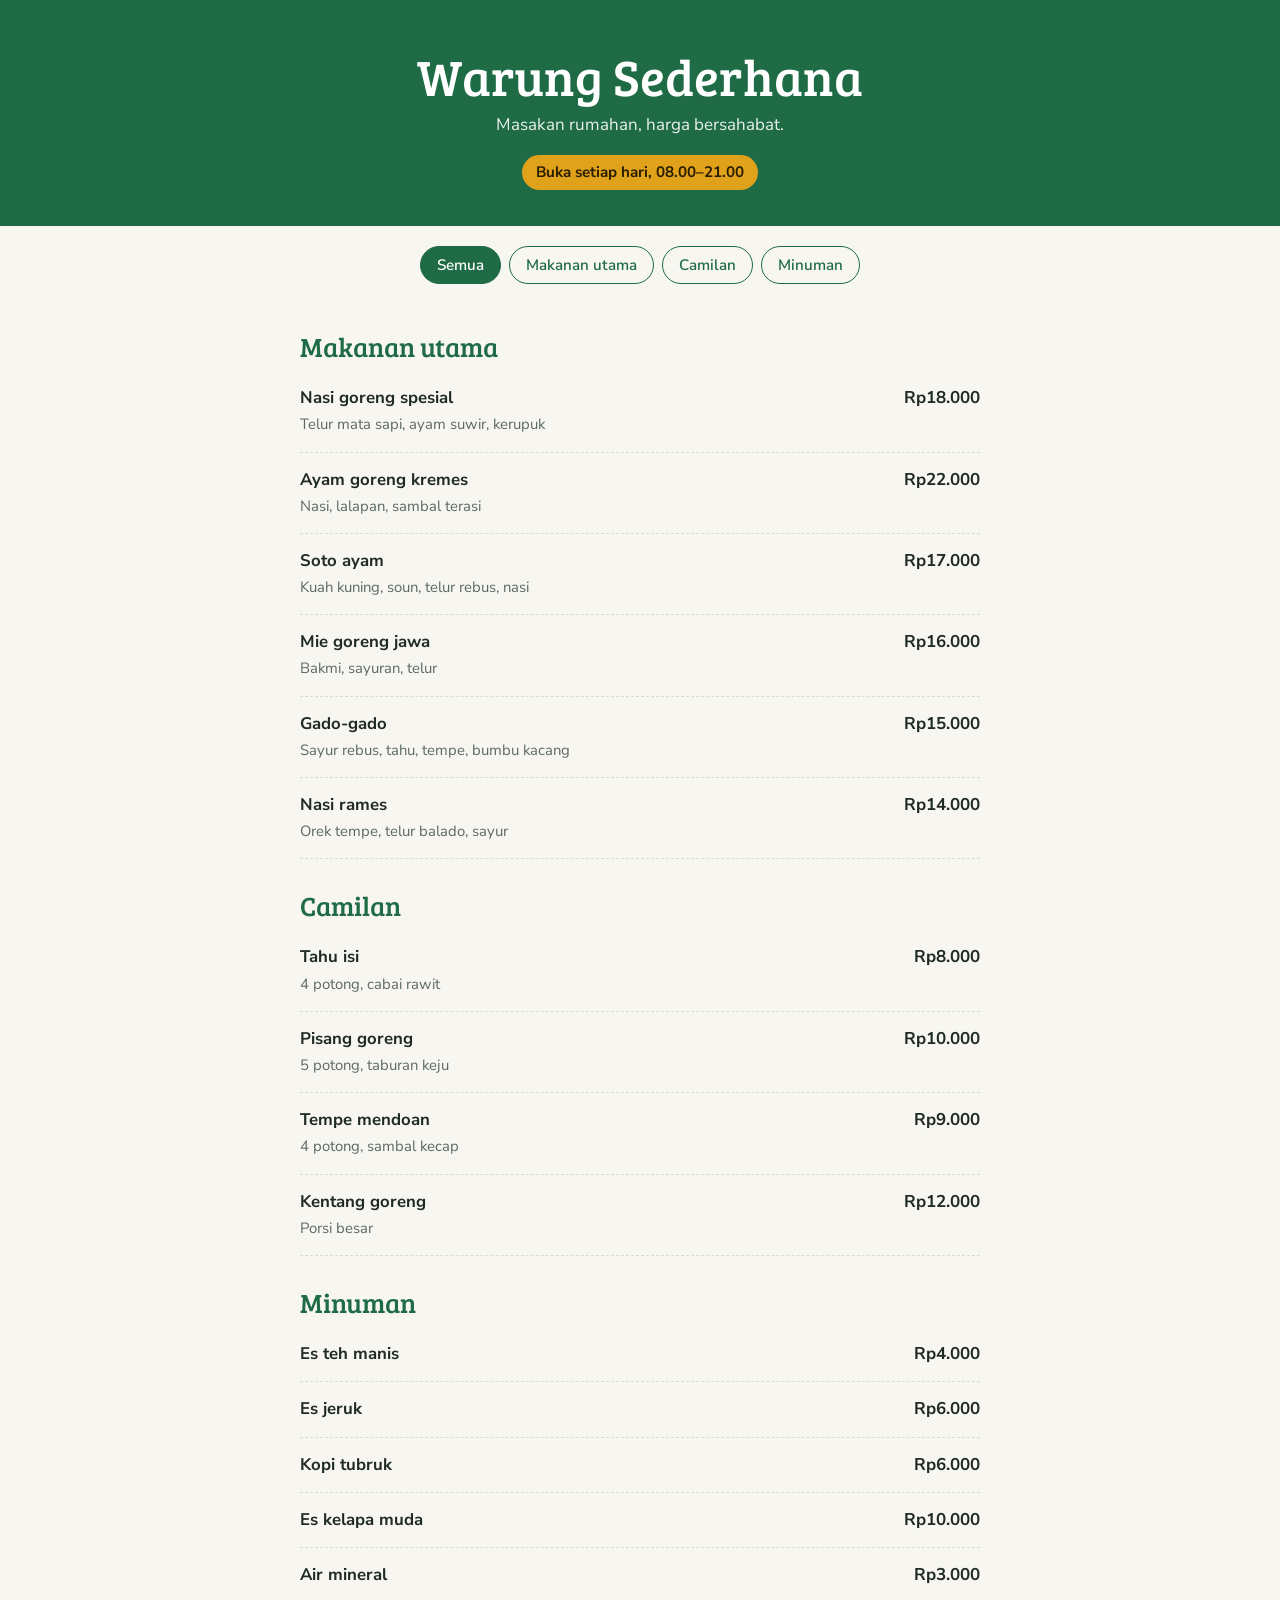
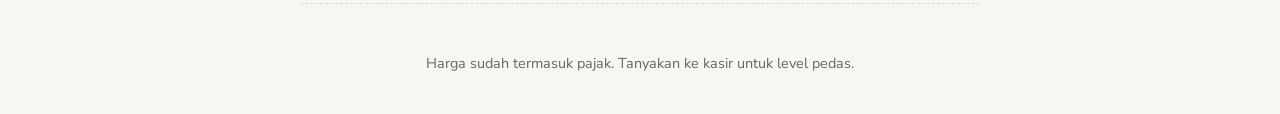
<file: Daftar-makanan/index.html>
<!doctype html>
<html lang="id">
  <head>
    <meta charset="utf-8" />
    <meta
      name="viewport"
      content="width=device-width, initial-scale=1, viewport-fit=cover"
    />
    <title>Warung Sederhana – Daftar Menu</title>
    <link
      href="https://fonts.googleapis.com/css2?family=Bree+Serif&family=Nunito+Sans:wght@400;600;700&display=swap"
      rel="stylesheet"
    />
    <style>
      :root {
        --bg: #f7f6f1;
        --fg: #1f2a22;
        --muted: #5d6b61;
        --accent: #1f6b45;
        --gold: #e0a21b;
        --line: #d9dccf;
        --card: #fff;
        box-sizing: border-box;
        padding-top: env(safe-area-inset-top, 0px);
        padding-bottom: env(safe-area-inset-bottom, 0px);
      }
      @media (prefers-color-scheme: dark) {
        :root:not([data-theme="light"]) {
          --bg: #141c17;
          --fg: #eef1ea;
          --muted: #a3b0a6;
          --accent: #5cc189;
          --gold: #f0b83a;
          --line: #2a372e;
          --card: #1b251f;
        }
      }
      :root[data-theme="dark"] {
        --bg: #141c17;
        --fg: #eef1ea;
        --muted: #a3b0a6;
        --accent: #5cc189;
        --gold: #f0b83a;
        --line: #2a372e;
        --card: #1b251f;
      }
      html {
        scroll-padding-top: env(safe-area-inset-top, 0px);
      }
      * {
        box-sizing: border-box;
      }
      body {
        margin: 0;
        background: var(--bg);
        color: var(--fg);
        font:
          400 17px/1.55 "Nunito Sans",
          system-ui,
          sans-serif;
      }
      header {
        background: var(--accent);
        color: #fff;
        padding: 48px 20px 36px;
        text-align: center;
      }
      header h1 {
        font:
          400 clamp(2rem, 6vw, 3.2rem)/1.1 "Bree Serif",
          Georgia,
          serif;
        margin: 0 0 8px;
      }
      header p {
        margin: 0;
        opacity: 0.9;
      }
      header .jam {
        display: inline-block;
        margin-top: 16px;
        padding: 6px 14px;
        border-radius: 999px;
        background: var(--gold);
        color: #2a1e00;
        font-weight: 700;
        font-size: 0.95rem;
      }
      nav {
        display: flex;
        gap: 8px;
        justify-content: center;
        flex-wrap: wrap;
        padding: 20px 16px 4px;
      }
      nav button {
        font:
          600 0.95rem "Nunito Sans",
          sans-serif;
        padding: 8px 16px;
        border-radius: 999px;
        border: 1.5px solid var(--accent);
        background: transparent;
        color: var(--accent);
        cursor: pointer;
      }
      nav button[aria-pressed="true"] {
        background: var(--accent);
        color: #fff;
      }
      nav button:focus-visible {
        outline: 3px solid var(--gold);
        outline-offset: 2px;
      }
      main {
        max-width: 720px;
        margin: 0 auto;
        padding: 12px 20px 48px;
      }
      section {
        margin-top: 28px;
      }
      h2 {
        font:
          400 1.7rem "Bree Serif",
          Georgia,
          serif;
        margin: 0 0 6px;
        color: var(--accent);
      }
      ul {
        list-style: none;
        margin: 0;
        padding: 0;
      }
      li {
        display: flex;
        gap: 16px;
        justify-content: space-between;
        align-items: baseline;
        padding: 14px 0;
        border-bottom: 1px dashed var(--line);
      }
      li b {
        display: block;
        font-size: 1.05rem;
      }
      li span {
        color: var(--muted);
        font-size: 0.93rem;
      }
      .harga {
        font-weight: 700;
        white-space: nowrap;
        color: var(--fg);
      }
      footer {
        text-align: center;
        color: var(--muted);
        font-size: 0.9rem;
        padding: 0 20px 40px;
      }
    </style>
  </head>
  <body>
    <header>
      <h1>Warung Sederhana</h1>
      <p>Masakan rumahan, harga bersahabat.</p>
      <div class="jam">Buka setiap hari, 08.00–21.00</div>
    </header>

    <nav aria-label="Kategori menu" id="filter">
      <button aria-pressed="true" data-k="all">Semua</button>
      <button aria-pressed="false" data-k="utama">Makanan utama</button>
      <button aria-pressed="false" data-k="camilan">Camilan</button>
      <button aria-pressed="false" data-k="minuman">Minuman</button>
    </nav>

    <main>
      <section data-k="utama">
        <h2>Makanan utama</h2>
        <ul>
          <li>
            <div>
              <b>Nasi goreng spesial</b
              ><span>Telur mata sapi, ayam suwir, kerupuk</span>
            </div>
            <div class="harga">Rp18.000</div>
          </li>
          <li>
            <div>
              <b>Ayam goreng kremes</b><span>Nasi, lalapan, sambal terasi</span>
            </div>
            <div class="harga">Rp22.000</div>
          </li>
          <li>
            <div>
              <b>Soto ayam</b><span>Kuah kuning, soun, telur rebus, nasi</span>
            </div>
            <div class="harga">Rp17.000</div>
          </li>
          <li>
            <div><b>Mie goreng jawa</b><span>Bakmi, sayuran, telur</span></div>
            <div class="harga">Rp16.000</div>
          </li>
          <li>
            <div>
              <b>Gado-gado</b
              ><span>Sayur rebus, tahu, tempe, bumbu kacang</span>
            </div>
            <div class="harga">Rp15.000</div>
          </li>
          <li>
            <div>
              <b>Nasi rames</b><span>Orek tempe, telur balado, sayur</span>
            </div>
            <div class="harga">Rp14.000</div>
          </li>
        </ul>
      </section>

      <section data-k="camilan">
        <h2>Camilan</h2>
        <ul>
          <li>
            <div><b>Tahu isi</b><span>4 potong, cabai rawit</span></div>
            <div class="harga">Rp8.000</div>
          </li>
          <li>
            <div><b>Pisang goreng</b><span>5 potong, taburan keju</span></div>
            <div class="harga">Rp10.000</div>
          </li>
          <li>
            <div><b>Tempe mendoan</b><span>4 potong, sambal kecap</span></div>
            <div class="harga">Rp9.000</div>
          </li>
          <li>
            <div><b>Kentang goreng</b><span>Porsi besar</span></div>
            <div class="harga">Rp12.000</div>
          </li>
        </ul>
      </section>

      <section data-k="minuman">
        <h2>Minuman</h2>
        <ul>
          <li>
            <div><b>Es teh manis</b></div>
            <div class="harga">Rp4.000</div>
          </li>
          <li>
            <div><b>Es jeruk</b></div>
            <div class="harga">Rp6.000</div>
          </li>
          <li>
            <div><b>Kopi tubruk</b></div>
            <div class="harga">Rp6.000</div>
          </li>
          <li>
            <div><b>Es kelapa muda</b></div>
            <div class="harga">Rp10.000</div>
          </li>
          <li>
            <div><b>Air mineral</b></div>
            <div class="harga">Rp3.000</div>
          </li>
        </ul>
      </section>
    </main>

    <footer>
      Harga sudah termasuk pajak. Tanyakan ke kasir untuk level pedas.
    </footer>

    <script>
      const btns = document.querySelectorAll("#filter button"),
        secs = document.querySelectorAll("section");
      btns.forEach((b) =>
        b.addEventListener("click", () => {
          btns.forEach((x) => x.setAttribute("aria-pressed", x === b));
          secs.forEach(
            (s) =>
              (s.hidden = !(
                b.dataset.k === "all" || s.dataset.k === b.dataset.k
              )),
          );
        }),
      );
    </script>
  </body>
</html>
</file>
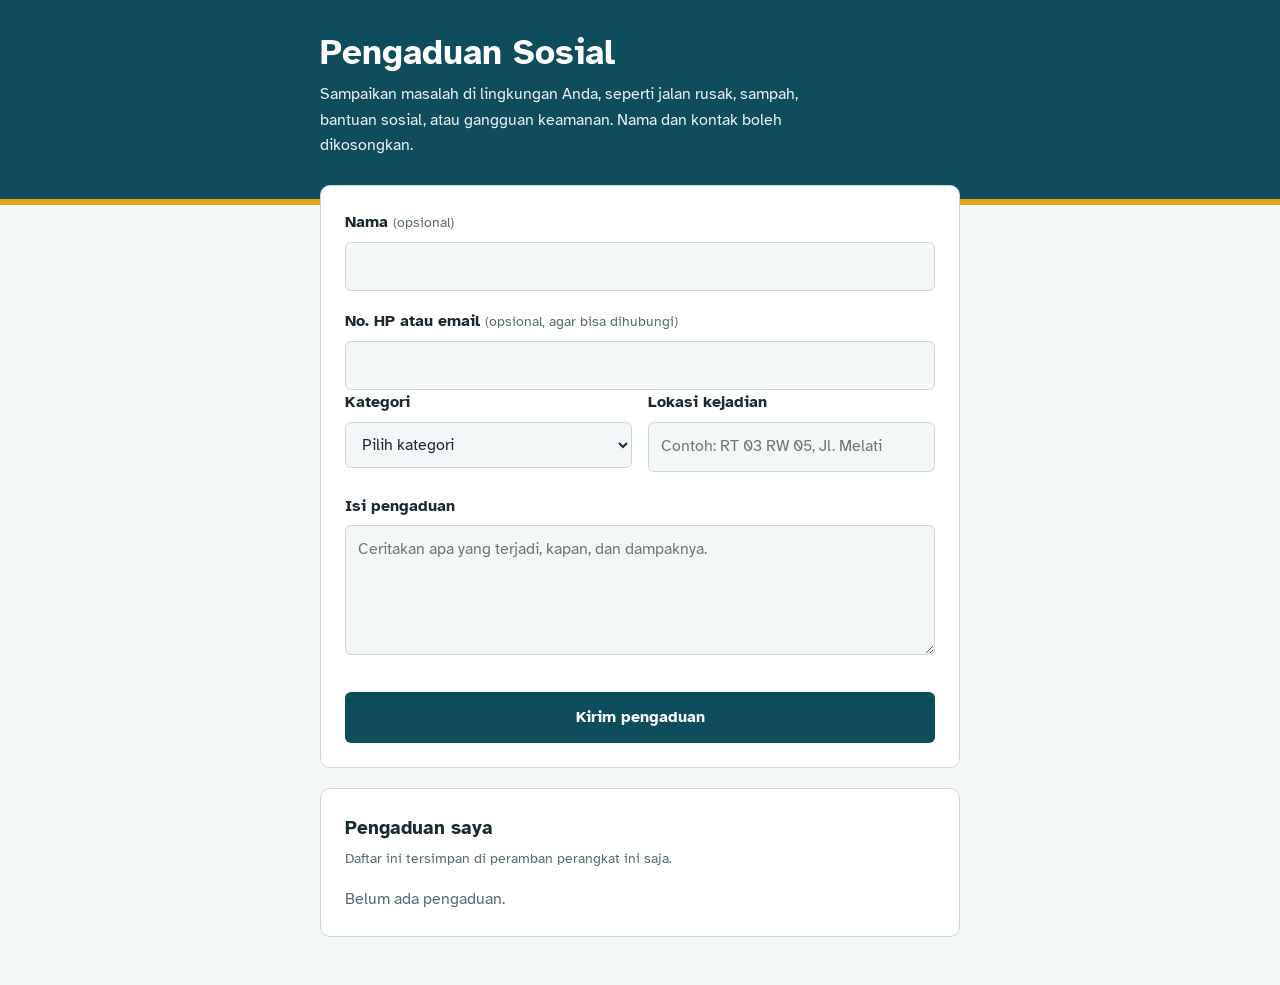
<file: form-sosial/index.html>
<!DOCTYPE html>
<html lang="id">
<head>
<meta charset="UTF-8">
<meta name="viewport" content="width=device-width, initial-scale=1, viewport-fit=cover">
<title>Pengaduan Sosial</title>
<link href="https://fonts.googleapis.com/css2?family=Atkinson+Hyperlegible:wght@400;700&display=swap" rel="stylesheet">
<style>
:root{
  --bg:#F4F7F8; --card:#FFFFFF; --ink:#1B2A30; --muted:#566A72; --line:#CBD6DA;
  --brand:#0F4C5C; --brand-ink:#FFFFFF; --accent:#E8A317; --ok:#1E7A4C; --err:#B3261E;
  box-sizing:border-box;
  padding-top:env(safe-area-inset-top,0px);
  padding-bottom:env(safe-area-inset-bottom,0px);
}
@media (prefers-color-scheme:dark){
  :root:not([data-theme="light"]){
    --bg:#0F1A1E; --card:#17262C; --ink:#E8EFF1; --muted:#9FB2B9; --line:#2D424A;
    --brand:#5CC0D6; --brand-ink:#0F1A1E; --accent:#F0B63A; --ok:#5FD39A; --err:#FF8A80;
  }
}
:root[data-theme="dark"]{
  --bg:#0F1A1E; --card:#17262C; --ink:#E8EFF1; --muted:#9FB2B9; --line:#2D424A;
  --brand:#5CC0D6; --brand-ink:#0F1A1E; --accent:#F0B63A; --ok:#5FD39A; --err:#FF8A80;
}
html{scroll-padding-top:env(safe-area-inset-top,0px)}
*{box-sizing:border-box}
body{margin:0;background:var(--bg);color:var(--ink);font:400 16px/1.6 "Atkinson Hyperlegible",system-ui,-apple-system,"Segoe UI",Roboto,sans-serif}
header{background:var(--brand);color:var(--brand-ink);padding:32px 20px 40px;border-bottom:6px solid var(--accent)}
.wrap{max-width:640px;margin:0 auto}
h1{margin:0 0 8px;font-size:clamp(1.6rem,5vw,2.2rem);line-height:1.2}
header p{margin:0;max-width:52ch;opacity:.92}
main{padding:0 20px 48px}
.card{background:var(--card);border:1px solid var(--line);border-radius:10px;padding:24px;margin-top:-20px}
.card + .card{margin-top:20px}
label{display:block;font-weight:700;margin:18px 0 6px}
label:first-of-type{margin-top:0}
.hint{font-weight:400;color:var(--muted);font-size:.9rem}
input,select,textarea{width:100%;font:inherit;color:var(--ink);background:var(--bg);border:1.5px solid var(--line);border-radius:6px;padding:11px 12px}
textarea{min-height:130px;resize:vertical}
input:focus-visible,select:focus-visible,textarea:focus-visible,button:focus-visible{outline:3px solid var(--accent);outline-offset:2px}
.row{display:grid;grid-template-columns:1fr 1fr;gap:16px}
@media (max-width:520px){.row{grid-template-columns:1fr}}
.err{color:var(--err);font-size:.9rem;margin-top:4px;min-height:0}
button{font:inherit;font-weight:700;cursor:pointer;border:0;border-radius:6px;padding:13px 22px;background:var(--brand);color:var(--brand-ink);margin-top:24px;width:100%}
button.ghost{background:transparent;color:var(--brand);border:1.5px solid var(--brand);margin-top:16px}
.ticket{font-size:1.5rem;font-weight:700;color:var(--ok);letter-spacing:.02em}
h2{margin:0 0 4px;font-size:1.2rem}
ul{list-style:none;margin:16px 0 0;padding:0}
li{border-top:1px solid var(--line);padding:14px 0}
li:first-child{border-top:0}
.meta{color:var(--muted);font-size:.88rem}
.badge{display:inline-block;background:var(--accent);color:#1B2A30;font-size:.8rem;font-weight:700;padding:1px 10px;border-radius:99px;margin-left:6px}
.empty{color:var(--muted);margin:12px 0 0}
[hidden]{display:none!important}
</style>
</head>
<body>
<header>
  <div class="wrap">
    <h1>Pengaduan Sosial</h1>
    <p>Sampaikan masalah di lingkungan Anda, seperti jalan rusak, sampah, bantuan sosial, atau gangguan keamanan. Nama dan kontak boleh dikosongkan.</p>
  </div>
</header>

<main>
  <div class="wrap">
    <section class="card" id="formCard">
      <div id="formView">
        <label for="nama">Nama <span class="hint">(opsional)</span></label>
        <input id="nama" autocomplete="name">

        <label for="kontak">No. HP atau email <span class="hint">(opsional, agar bisa dihubungi)</span></label>
        <input id="kontak" autocomplete="off">

        <div class="row">
          <div>
            <label for="kategori">Kategori</label>
            <select id="kategori">
              <option value="">Pilih kategori</option>
              <option>Infrastruktur dan fasilitas umum</option>
              <option>Kebersihan dan lingkungan</option>
              <option>Bantuan sosial</option>
              <option>Keamanan dan ketertiban</option>
              <option>Pelayanan publik</option>
              <option>Lainnya</option>
            </select>
            <div class="err" id="eKategori"></div>
          </div>
          <div>
            <label for="lokasi">Lokasi kejadian</label>
            <input id="lokasi" placeholder="Contoh: RT 03 RW 05, Jl. Melati">
            <div class="err" id="eLokasi"></div>
          </div>
        </div>

        <label for="isi">Isi pengaduan</label>
        <textarea id="isi" placeholder="Ceritakan apa yang terjadi, kapan, dan dampaknya."></textarea>
        <div class="err" id="eIsi"></div>

        <button type="button" id="kirim">Kirim pengaduan</button>
      </div>

      <div id="doneView" hidden>
        <h2>Pengaduan diterima</h2>
        <p class="meta" style="margin:0 0 8px">Simpan nomor tiket ini untuk merujuk pengaduan Anda.</p>
        <div class="ticket" id="tiket"></div>
        <button type="button" class="ghost" id="baru">Buat pengaduan baru</button>
      </div>
    </section>

    <section class="card">
      <h2>Pengaduan saya</h2>
      <p class="meta" style="margin:0">Daftar ini tersimpan di peramban perangkat ini saja.</p>
      <ul id="daftar"></ul>
      <p class="empty" id="kosong">Belum ada pengaduan.</p>
    </section>
  </div>
</main>

<script>
(function(){
  var KEY = "pengaduan-sosial";
  var $ = function(id){ return document.getElementById(id); };

  function load(){
    try { return JSON.parse(localStorage.getItem(KEY) || "[]"); } catch(e){ return []; }
  }
  function save(list){
    try { localStorage.setItem(KEY, JSON.stringify(list)); } catch(e){}
  }
  var data = load();

  function esc(s){
    var d = document.createElement("div");
    d.textContent = s;
    return d.innerHTML;
  }

  function render(){
    var ul = $("daftar");
    ul.innerHTML = "";
    $("kosong").hidden = data.length > 0;
    data.slice().reverse().forEach(function(p){
      var li = document.createElement("li");
      li.innerHTML =
        "<strong>" + esc(p.tiket) + "</strong><span class='badge'>Diterima</span>" +
        "<div class='meta'>" + esc(p.kategori) + " di " + esc(p.lokasi) + ", " + esc(p.tanggal) + "</div>" +
        "<div>" + esc(p.isi) + "</div>";
      ul.appendChild(li);
    });
  }

  function setErr(id, msg){ $(id).textContent = msg || ""; }

  $("kirim").addEventListener("click", function(){
    var kategori = $("kategori").value, lokasi = $("lokasi").value.trim(), isi = $("isi").value.trim();
    var ok = true;
    setErr("eKategori", kategori ? "" : "Pilih salah satu kategori."); if(!kategori) ok = false;
    setErr("eLokasi", lokasi ? "" : "Isi lokasi kejadian."); if(!lokasi) ok = false;
    setErr("eIsi", isi.length >= 20 ? "" : "Tulis minimal 20 karakter agar masalahnya jelas."); if(isi.length < 20) ok = false;
    if(!ok) return;

    var now = new Date();
    var tgl = now.getFullYear() + String(now.getMonth()+1).padStart(2,"0") + String(now.getDate()).padStart(2,"0");
    var tiket = "PS-" + tgl + "-" + Math.floor(1000 + Math.random()*9000);

    data.push({
      tiket: tiket,
      nama: $("nama").value.trim() || "Anonim",
      kontak: $("kontak").value.trim(),
      kategori: kategori, lokasi: lokasi, isi: isi,
      tanggal: now.toLocaleDateString("id-ID", {day:"numeric", month:"long", year:"numeric"})
    });
    save(data);
    render();

    $("tiket").textContent = tiket;
    $("formView").hidden = true;
    $("doneView").hidden = false;
  });

  $("baru").addEventListener("click", function(){
    ["nama","kontak","kategori","lokasi","isi"].forEach(function(id){ $(id).value = ""; });
    $("doneView").hidden = true;
    $("formView").hidden = false;
    $("nama").focus();
  });

  render();
})();
</script>
</body>
</html>
</file>
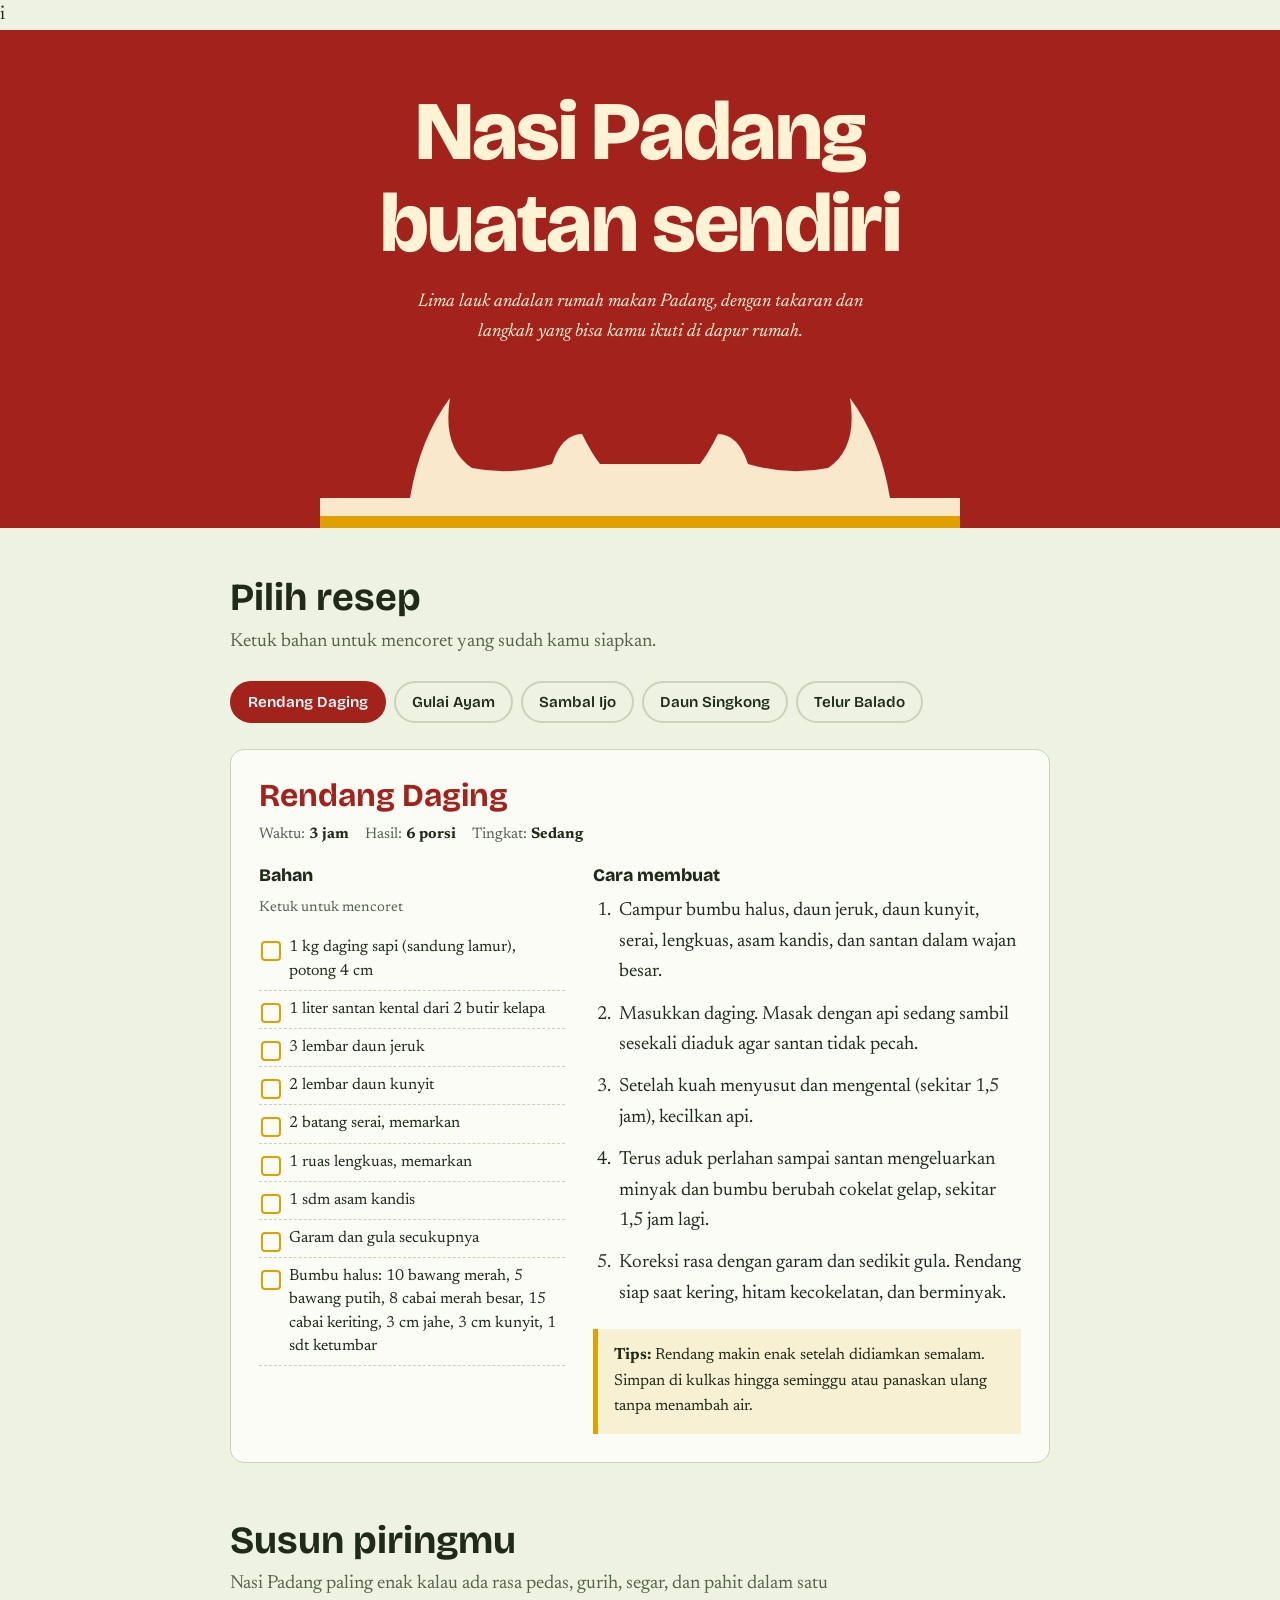
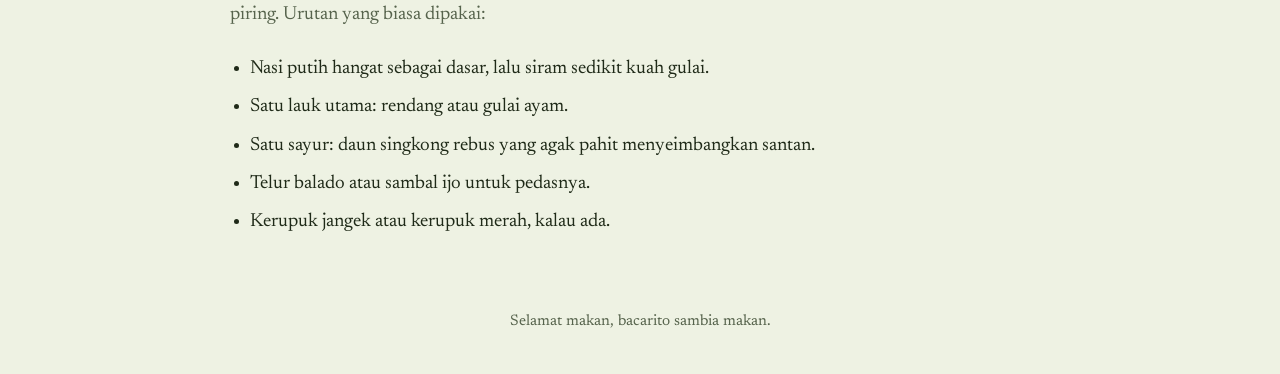
<file: nasi-padang/index.html>
i<!DOCTYPE html>
<html lang="id">
<head>
<meta charset="utf-8">
<meta name="viewport" content="width=device-width, initial-scale=1, viewport-fit=cover">
<title>Resep Nasi Padang di Rumah</title>
<link rel="preconnect" href="https://fonts.googleapis.com">
<link href="https://fonts.googleapis.com/css2?family=Bricolage+Grotesque:wght@600;800&family=Newsreader:ital,wght@0,400;0,600;1,400&display=swap" rel="stylesheet">
<style>
:root{--bg:#EEF2E3;--ink:#1F2A18;--muted:#56634C;--red:#A3221B;--gold:#E0A100;--card:#FBFCF6;--line:#C9D3B8;--hero:#A3221B;--hero-ink:#FFF3D6;
color-scheme:light;box-sizing:border-box;padding-top:env(safe-area-inset-top,0px);padding-bottom:env(safe-area-inset-bottom,0px)}
@media (prefers-color-scheme:dark){:root:not([data-theme="light"]){--bg:#121C0E;--ink:#EDF2DF;--muted:#A5B397;--red:#E0574D;--card:#1B2916;--line:#33452B;--hero:#6E1410;--hero-ink:#FFE9B8;color-scheme:dark}}
:root[data-theme="dark"]{--bg:#121C0E;--ink:#EDF2DF;--muted:#A5B397;--red:#E0574D;--card:#1B2916;--line:#33452B;--hero:#6E1410;--hero-ink:#FFE9B8;color-scheme:dark}
html{scroll-padding-top:env(safe-area-inset-top,0px)}
*{box-sizing:border-box}
body{margin:0;background:var(--bg);color:var(--ink);font:19px/1.6 "Newsreader",Georgia,serif}
h1,h2,h3{font-family:"Bricolage Grotesque",system-ui,sans-serif;line-height:1.1;margin:0}
.hero{background:var(--hero);color:var(--hero-ink);padding:56px 24px 0;text-align:center;overflow:hidden}
.hero h1{font-size:clamp(2.6rem,9vw,5.2rem);font-weight:800;letter-spacing:-.02em;max-width:14ch;margin:0 auto}
.hero p{max-width:46ch;margin:18px auto 0;font-style:italic;font-size:1.15rem}
.hero svg{display:block;width:min(640px,100%);height:auto;margin:32px auto 0}
main{max-width:860px;margin:0 auto;padding:48px 20px 64px}
h2{font-size:clamp(1.7rem,5vw,2.4rem);margin-bottom:8px}
.lead{color:var(--muted);margin:0 0 24px;max-width:60ch}
.tabs{display:flex;gap:8px;overflow-x:auto;padding-bottom:6px;margin-bottom:20px}
.tabs button{flex:none;font:600 .95rem "Bricolage Grotesque",system-ui,sans-serif;padding:10px 16px;border-radius:999px;border:2px solid var(--line);background:transparent;color:var(--ink);cursor:pointer}
.tabs button[aria-selected="true"]{background:var(--red);border-color:var(--red);color:#fff}
button:focus-visible{outline:3px solid var(--gold);outline-offset:2px}
.recipe{background:var(--card);border:1px solid var(--line);border-radius:14px;padding:28px}
.recipe h3{font-size:2rem;color:var(--red)}
.meta{display:flex;flex-wrap:wrap;gap:16px;margin:10px 0 18px;color:var(--muted);font-size:.95rem}
.meta b{color:var(--ink)}
.cols{display:grid;grid-template-columns:1fr;gap:28px}
@media(min-width:720px){.cols{grid-template-columns:5fr 7fr}}
h4{font:800 1.1rem "Bricolage Grotesque",system-ui,sans-serif;margin:0 0 10px}
ul.ing{list-style:none;margin:0;padding:0}
ul.ing li{padding:7px 0 7px 30px;position:relative;cursor:pointer;border-bottom:1px dashed var(--line);font-size:1rem;line-height:1.45}
ul.ing li::before{content:"";position:absolute;left:2px;top:12px;width:16px;height:16px;border:2px solid var(--gold);border-radius:4px}
ul.ing li.done{color:var(--muted);text-decoration:line-through}
ul.ing li.done::before{background:var(--gold)}
ol.steps{margin:0;padding-left:22px}
ol.steps li{margin-bottom:12px;padding-left:4px}
.tip{margin-top:20px;padding:14px 16px;border-left:5px solid var(--gold);background:color-mix(in srgb,var(--gold) 14%,transparent);font-size:1rem}
.hint{font-size:.9rem;color:var(--muted);margin:0 0 10px}
.menu{margin-top:56px}
.menu ul{padding-left:20px;margin:0}
.menu li{margin-bottom:8px}
footer{text-align:center;color:var(--muted);padding:0 20px 40px;font-size:.95rem}
</style>
</head>
<body>
<header class="hero">
  <h1>Nasi Padang buatan sendiri</h1>
  <p>Lima lauk andalan rumah makan Padang, dengan takaran dan langkah yang bisa kamu ikuti di dapur rumah.</p>
  <svg viewBox="0 0 640 150" role="img" aria-label="Siluet atap gonjong Rumah Gadang">
    <path fill="#FFF3D6" d="M0 150V120h90q10-60 40-100q-8 50 22 70q40 8 80-4q10-30 30-30q10 20 18 30h100q8-10 18-30q20 0 30 30q40 12 80 4q30-20 22-70q30 40 40 100h90v30z" opacity=".95"/>
    <rect x="0" y="138" width="640" height="12" fill="#E0A100"/>
  </svg>
</header>

<main>
  <h2>Pilih resep</h2>
  <p class="lead">Ketuk bahan untuk mencoret yang sudah kamu siapkan.</p>
  <div class="tabs" role="tablist" id="tabs"></div>
  <article class="recipe" id="recipe" role="tabpanel" aria-live="polite"></article>

  <section class="menu">
    <h2>Susun piringmu</h2>
    <p class="lead">Nasi Padang paling enak kalau ada rasa pedas, gurih, segar, dan pahit dalam satu piring. Urutan yang biasa dipakai:</p>
    <ul>
      <li>Nasi putih hangat sebagai dasar, lalu siram sedikit kuah gulai.</li>
      <li>Satu lauk utama: rendang atau gulai ayam.</li>
      <li>Satu sayur: daun singkong rebus yang agak pahit menyeimbangkan santan.</li>
      <li>Telur balado atau sambal ijo untuk pedasnya.</li>
      <li>Kerupuk jangek atau kerupuk merah, kalau ada.</li>
    </ul>
  </section>
</main>
<footer>Selamat makan, bacarito sambia makan.</footer>

<script>
const R=[
{n:"Rendang Daging",t:"3 jam",p:"6 porsi",lvl:"Sedang",
ing:["1 kg daging sapi (sandung lamur), potong 4 cm","1 liter santan kental dari 2 butir kelapa","3 lembar daun jeruk","2 lembar daun kunyit","2 batang serai, memarkan","1 ruas lengkuas, memarkan","1 sdm asam kandis","Garam dan gula secukupnya","Bumbu halus: 10 bawang merah, 5 bawang putih, 8 cabai merah besar, 15 cabai keriting, 3 cm jahe, 3 cm kunyit, 1 sdt ketumbar"],
st:["Campur bumbu halus, daun jeruk, daun kunyit, serai, lengkuas, asam kandis, dan santan dalam wajan besar.","Masukkan daging. Masak dengan api sedang sambil sesekali diaduk agar santan tidak pecah.","Setelah kuah menyusut dan mengental (sekitar 1,5 jam), kecilkan api.","Terus aduk perlahan sampai santan mengeluarkan minyak dan bumbu berubah cokelat gelap, sekitar 1,5 jam lagi.","Koreksi rasa dengan garam dan sedikit gula. Rendang siap saat kering, hitam kecokelatan, dan berminyak."],
tip:"Rendang makin enak setelah didiamkan semalam. Simpan di kulkas hingga seminggu atau panaskan ulang tanpa menambah air."},
{n:"Gulai Ayam",t:"50 menit",p:"4 porsi",lvl:"Mudah",
ing:["1 ekor ayam (±1 kg), potong 8","600 ml santan sedang","2 lembar daun salam","2 lembar daun jeruk","1 batang serai, memarkan","1 ruas lengkuas, memarkan","2 sdm minyak untuk menumis","Garam dan gula secukupnya","Bumbu halus: 8 bawang merah, 4 bawang putih, 4 cabai merah, 3 cm kunyit, 3 cm jahe, 3 butir kemiri, 1 sdt ketumbar, ½ sdt jintan"],
st:["Tumis bumbu halus bersama daun salam, daun jeruk, serai, dan lengkuas sampai harum dan matang.","Masukkan ayam, aduk sampai berubah warna.","Tuang santan sedikit demi sedikit sambil diaduk agar tidak pecah.","Masak dengan api kecil 30 menit sampai ayam empuk dan kuah kuning pekat.","Bumbui garam dan gula, lalu angkat."],
tip:"Tambahkan sedikit perasan jeruk nipis saat disajikan supaya kuah santan terasa lebih segar."},
{n:"Sambal Ijo",t:"20 menit",p:"6 porsi",lvl:"Mudah",
ing:["250 g cabai hijau keriting","6 buah cabai rawit hijau","5 bawang merah","3 bawang putih","2 tomat hijau, potong","1 sdt garam","½ sdt gula","2 sdm minyak","Perasan ½ jeruk nipis"],
st:["Rebus sebentar cabai, bawang, dan tomat hijau sekitar 3 menit, lalu tiriskan.","Ulek kasar semua bahan bersama garam dan gula.","Panaskan minyak, tumis sambal 5 menit sampai harum dan airnya habis.","Tambahkan perasan jeruk nipis, aduk, dan angkat."],
tip:"Supaya warna hijaunya tetap cerah, jangan masak terlalu lama dan jangan tutup wajan."},
{n:"Daun Singkong",t:"30 menit",p:"4 porsi",lvl:"Mudah",
ing:["300 g daun singkong","1 lembar daun salam","1 batang serai, memarkan","200 ml santan","3 bawang merah, iris","2 bawang putih, iris","2 cabai merah, iris","Garam secukupnya","Air untuk merebus"],
st:["Rebus daun singkong dengan daun salam dan sedikit garam sampai layu dan empuk, sekitar 15 menit.","Tiriskan dan peras airnya.","Tumis bawang merah, bawang putih, dan cabai sampai harum.","Masukkan santan dan serai, masak sampai mendidih.","Campur daun singkong, aduk rata dan masak 5 menit."],
tip:"Rebus dengan wajan tanpa tutup agar daunnya tidak terlalu pahit dan warnanya tetap hijau."},
{n:"Telur Balado",t:"25 menit",p:"4 porsi",lvl:"Mudah",
ing:["6 butir telur rebus, kupas","Minyak untuk menggoreng","Bumbu halus: 8 cabai merah keriting, 5 cabai rawit, 5 bawang merah, 3 bawang putih","1 tomat, iris","½ sdt garam, 1 sdt gula","1 sdt perasan jeruk nipis"],
st:["Goreng telur rebus sebentar sampai kulitnya agak keriput dan kecokelatan, lalu angkat.","Tumis bumbu halus dengan sedikit minyak sampai matang dan harum.","Masukkan tomat, garam, dan gula, masak sampai sambal agak kering.","Masukkan telur, aduk rata, lalu tambahkan jeruk nipis."],
tip:"Telur dingin lebih mudah digoreng tanpa pecah. Rebus lebih dulu, lalu dinginkan beberapa jam."}
];
const tabs=document.getElementById("tabs"),box=document.getElementById("recipe");
function show(i){
  [...tabs.children].forEach((b,j)=>b.setAttribute("aria-selected",j===i));
  const r=R[i];
  box.innerHTML=`<h3>${r.n}</h3><div class="meta"><span>Waktu: <b>${r.t}</b></span><span>Hasil: <b>${r.p}</b></span><span>Tingkat: <b>${r.lvl}</b></span></div>
  <div class="cols"><div><h4>Bahan</h4><p class="hint">Ketuk untuk mencoret</p><ul class="ing">${r.ing.map(x=>`<li>${x}</li>`).join("")}</ul></div>
  <div><h4>Cara membuat</h4><ol class="steps">${r.st.map(x=>`<li>${x}</li>`).join("")}</ol><div class="tip"><b>Tips:</b> ${r.tip}</div></div></div>`;
  box.querySelectorAll(".ing li").forEach(li=>li.onclick=()=>li.classList.toggle("done"));
}
R.forEach((r,i)=>{const b=document.createElement("button");b.textContent=r.n;b.setAttribute("role","tab");b.onclick=()=>show(i);tabs.appendChild(b)});
show(0);
</script>
</body>
</html>
</file>
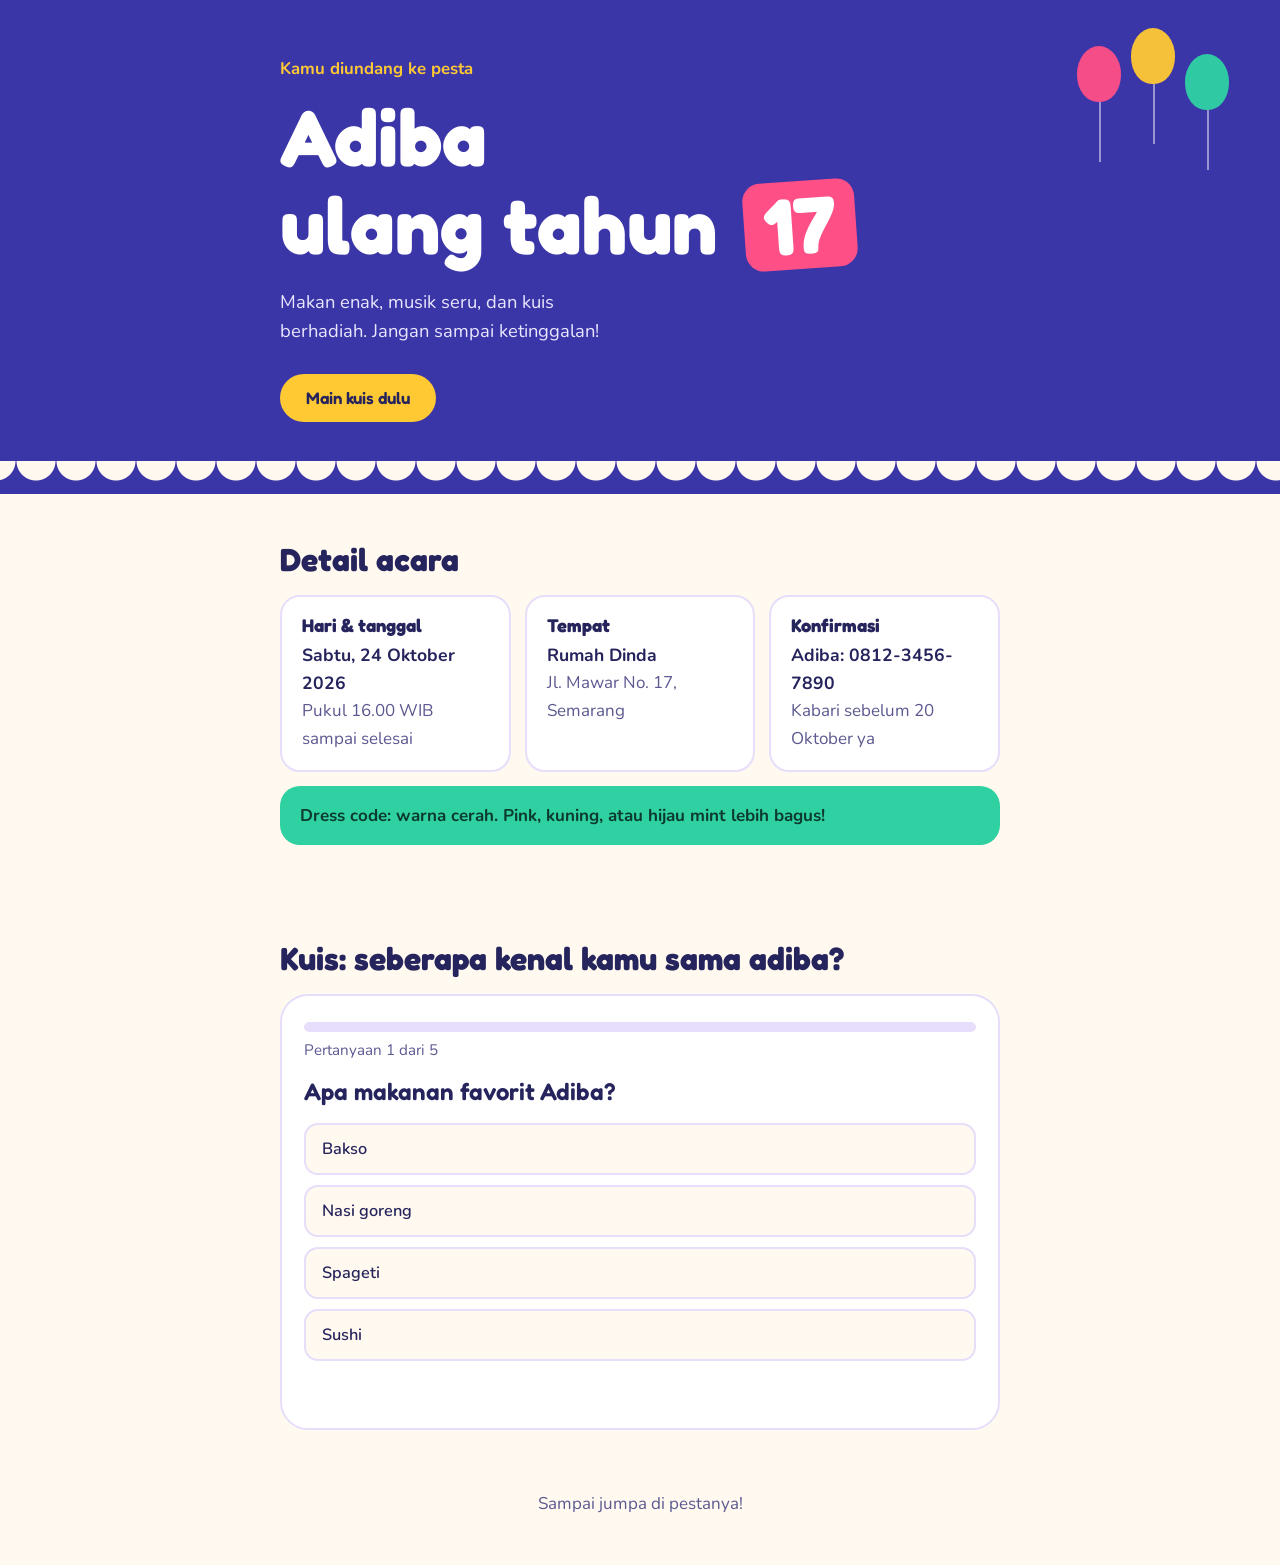
<file: pesta-ultsh/index.html>
<!DOCTYPE html>
<html lang="id">
<head>
<meta charset="utf-8">
<meta name="viewport" content="width=device-width, initial-scale=1, viewport-fit=cover">
<title>Pesta Ulang Tahun Dinda ke-17</title>
<link href="https://fonts.googleapis.com/css2?family=Fredoka:wght@500;600;700&family=Nunito:wght@400;600;700&display=swap" rel="stylesheet">
<style>
:root{
  box-sizing:border-box;
  padding-top:env(safe-area-inset-top,0px);
  padding-bottom:env(safe-area-inset-bottom,0px);
  --bg:#fff9ef; --surface:#ffffff; --ink:#26245c; --muted:#5b5990;
  --pink:#ff4f87; --yellow:#ffc933; --mint:#2fd1a3; --indigo:#3b36a8;
  --on-pink:#ffffff; --line:#e6defa; --ok:#12a37a; --bad:#d8365f;
}
@media (prefers-color-scheme: dark){
  :root:not([data-theme="light"]){
    --bg:#16153a; --surface:#221f55; --ink:#f6f2ff; --muted:#b9b5e6;
    --line:#3a3680; --ok:#3ee0b2; --bad:#ff7a9c;
  }
}
:root[data-theme="dark"]{
  --bg:#16153a; --surface:#221f55; --ink:#f6f2ff; --muted:#b9b5e6;
  --line:#3a3680; --ok:#3ee0b2; --bad:#ff7a9c;
}
html{scroll-padding-top:env(safe-area-inset-top,0px);scroll-behavior:smooth}
*,*::before,*::after{box-sizing:inherit}
body{margin:0;background:var(--bg);color:var(--ink);font-family:"Nunito",system-ui,sans-serif;font-size:17px;line-height:1.6}
h1,h2,h3{font-family:"Fredoka","Trebuchet MS",sans-serif;line-height:1.1;margin:0}
.wrap{max-width:760px;margin:0 auto;padding:0 20px}
a{color:inherit}
:focus-visible{outline:3px solid var(--yellow);outline-offset:3px}

/* HERO */
.hero{background:var(--indigo);color:#fff;padding:56px 0 72px;position:relative;overflow:hidden}
.hero::after{content:"";position:absolute;left:-5%;right:-5%;bottom:-1px;height:34px;
  background:radial-gradient(circle at 20px 0,var(--bg) 19px,transparent 20px) 0 0/40px 34px repeat-x}
.hero .small{font-weight:700;color:var(--yellow);margin:0 0 10px;font-size:1.05rem}
.hero h1{font-size:clamp(2.6rem,10vw,5rem);font-weight:700}
.hero h1 .age{display:inline-block;background:var(--pink);color:#fff;border-radius:18px;padding:0 .25em;transform:rotate(-4deg);margin-left:.1em}
.hero p.lead{max-width:30ch;font-size:1.15rem;margin:18px 0 28px;color:#e9e6ff}
.btn{display:inline-block;border:0;cursor:pointer;font:600 1.05rem "Fredoka",sans-serif;padding:14px 26px;border-radius:999px;background:var(--yellow);color:#26245c;text-decoration:none;transition:transform .15s}
.btn:hover{transform:translateY(-2px)}
.btn.alt{background:var(--pink);color:#fff}
.balloons{position:absolute;right:4%;top:36px;display:flex;gap:10px;opacity:.95}
.balloons i{display:block;width:44px;height:56px;border-radius:50% 50% 48% 48%;position:relative}
.balloons i::after{content:"";position:absolute;left:50%;top:100%;width:2px;height:60px;background:rgba(255,255,255,.5)}
.balloons i:nth-child(1){background:var(--pink);transform:translateY(10px)}
.balloons i:nth-child(2){background:var(--yellow);transform:translateY(-8px)}
.balloons i:nth-child(3){background:var(--mint);transform:translateY(18px)}
@media(max-width:520px){.balloons{display:none}}
@media(prefers-reduced-motion:no-preference){
  .balloons i{animation:bob 4s ease-in-out infinite}
  .balloons i:nth-child(2){animation-delay:-1.3s}.balloons i:nth-child(3){animation-delay:-2.6s}
  @keyframes bob{50%{margin-top:-12px}}
}

/* INFO */
section{padding:48px 0}
h2{font-size:2rem;margin-bottom:18px}
.info{display:grid;gap:14px;grid-template-columns:repeat(auto-fit,minmax(200px,1fr))}
.card{background:var(--surface);border:2px solid var(--line);border-radius:20px;padding:18px 20px}
.card h3{font-size:1.15rem;margin-bottom:6px}
.card p{margin:0;color:var(--muted)}
.card strong{display:block;color:var(--ink);font-size:1.1rem}
.dress{margin-top:14px;border-radius:20px;background:var(--mint);color:#0d3a2e;padding:16px 20px;font-weight:700}

/* QUIZ */
.quiz{background:var(--surface);border:2px solid var(--line);border-radius:28px;padding:26px 22px}
.bar{height:10px;border-radius:99px;background:var(--line);overflow:hidden;margin-bottom:6px}
.bar span{display:block;height:100%;width:0;background:var(--pink);transition:width .3s}
.count{color:var(--muted);font-size:.95rem;margin:0 0 14px}
.q{font:600 1.5rem/1.25 "Fredoka",sans-serif;margin:0 0 16px}
.opts{display:grid;gap:10px;margin:0;padding:0;list-style:none}
.opt{width:100%;text-align:left;font:600 1.02rem "Nunito",sans-serif;color:var(--ink);background:var(--bg);border:2px solid var(--line);border-radius:14px;padding:13px 16px;cursor:pointer;transition:border-color .15s}
.opt:hover:not(:disabled){border-color:var(--indigo)}
.opt.right{border-color:var(--ok);background:color-mix(in srgb,var(--ok) 18%,var(--bg))}
.opt.wrong{border-color:var(--bad);background:color-mix(in srgb,var(--bad) 16%,var(--bg))}
.opt:disabled{cursor:default}
.fb{min-height:1.6em;margin:14px 0 0;font-weight:700}
.next{margin-top:12px}
.result{text-align:center;padding:8px 0}
.result .score{font:700 4rem "Fredoka",sans-serif;color:var(--pink);line-height:1}
.result p{max-width:34ch;margin:10px auto 18px}
[hidden]{display:none!important}
footer{text-align:center;color:var(--muted);padding:12px 0 48px}
.conf{position:fixed;top:-20px;font-size:1.6rem;pointer-events:none;z-index:20;animation:fall linear forwards}
@keyframes fall{to{transform:translateY(110vh) rotate(540deg)}}
</style>
</head>
<body>

<header class="hero">
  <div class="balloons" aria-hidden="true"><i></i><i></i><i></i></div>
  <div class="wrap">
    <p class="small">Kamu diundang ke pesta</p>
    <h1>Adiba<br>ulang tahun <span class="age">17</span></h1>
    <p class="lead">Makan enak, musik seru, dan kuis berhadiah. Jangan sampai ketinggalan!</p>
    <a class="btn" href="#kuis">Main kuis dulu</a>
  </div>
</header>

<main class="wrap">
  <section id="acara">
    <h2>Detail acara</h2>
    <div class="info">
      <div class="card"><h3>Hari &amp; tanggal</h3><strong>Sabtu, 24 Oktober 2026</strong><p>Pukul 16.00 WIB sampai selesai</p></div>
      <div class="card"><h3>Tempat</h3><strong>Rumah Dinda</strong><p>Jl. Mawar No. 17, Semarang</p></div>
      <div class="card"><h3>Konfirmasi</h3><strong>Adiba: 0812-3456-7890</strong><p>Kabari sebelum 20 Oktober ya</p></div>
    </div>
    <div class="dress">Dress code: warna cerah. Pink, kuning, atau hijau mint lebih bagus!</div>
  </section>

  <section id="kuis">
    <h2>Kuis: seberapa kenal kamu sama adiba?</h2>
    <div class="quiz" id="quiz">
      <div id="play">
        <div class="bar" aria-hidden="true"><span id="prog"></span></div>
        <p class="count" id="count"></p>
        <p class="q" id="q" aria-live="polite"></p>
        <ul class="opts" id="opts"></ul>
        <p class="fb" id="fb" aria-live="polite"></p>
        <button class="btn alt next" id="next" hidden></button>
      </div>
      <div class="result" id="result" hidden>
        <div class="score" id="score"></div>
        <h3 id="title"></h3>
        <p id="msg"></p>
        <button class="btn alt" id="again">Main lagi</button>
      </div>
    </div>
  </section>
</main>

<footer>Sampai jumpa di pestanya!</footer>

<script>
/* Ubah isi kuis di sini: q = pertanyaan, o = pilihan, a = nomor jawaban benar (mulai dari 0), n = catatan */
const QUIZ = [
  {q:"Apa makanan favorit Adiba?", o:["Bakso","Nasi goreng","Spageti","Sushi"], a:1, n:"Nasi goreng, apalagi pakai telur ceplok."},
  {q:"Warna kesukaan Adiba?", o:["Pink","Biru","Hitam","Hijau"], a:0, n:"Pink, makanya dress code-nya cerah."},
  {q:"Hobi Dinda di akhir pekan?", o:["Mendaki gunung","Menggambar","Main game","Memasak"], a:1, n:"Menggambar. Siapa tahu ada kejutan gambar nanti."},
  {q:"Dinda ulang tahun yang ke berapa?", o:["16","17","18","19"], a:1, n:"Ke-17, usia yang spesial!"},
  {q:"Hadiah apa yang paling Dinda mau?", o:["Buku sketsa","Sepatu","Pelukan","Kue besar"], a:3, n:"Kue besar. Untung ada tiga tingkat."}
];
const RESULT = [
  [5,"Sahabat sejati!","Kamu hafal semua tentang Dinda. Hadiah spesial menunggu di pesta."],
  [3,"Lumayan kenal","Hampir semuanya benar. Ngobrol lebih banyak di pesta, ya."],
  [0,"Masih perlu kenalan","Tenang, pestanya jadi kesempatan terbaik buat kenal Dinda lebih dekat."]
];

let i=0, score=0, locked=false;
const $=id=>document.getElementById(id);

function show(){
  const d=QUIZ[i]; locked=false;
  $("count").textContent=`Pertanyaan ${i+1} dari ${QUIZ.length}`;
  $("prog").style.width=(i/QUIZ.length*100)+"%";
  $("q").textContent=d.q; $("fb").textContent=""; $("next").hidden=true;
  const ul=$("opts"); ul.innerHTML="";
  d.o.forEach((t,k)=>{
    const li=document.createElement("li"), b=document.createElement("button");
    b.className="opt"; b.type="button"; b.textContent=t;
    b.onclick=()=>pick(k); li.appendChild(b); ul.appendChild(li);
  });
}
function pick(k){
  if(locked) return; locked=true;
  const d=QUIZ[i], btns=[...document.querySelectorAll(".opt")];
  btns.forEach((b,j)=>{b.disabled=true; if(j===d.a)b.classList.add("right")});
  if(k===d.a){score++; $("fb").textContent="Benar! "+d.n; $("fb").style.color="var(--ok)";}
  else{btns[k].classList.add("wrong"); $("fb").textContent="Belum tepat. "+d.n; $("fb").style.color="var(--bad)";}
  $("next").textContent = i===QUIZ.length-1 ? "Lihat hasil" : "Pertanyaan berikutnya";
  $("next").hidden=false; $("next").focus();
}
function finish(){
  $("play").hidden=true; $("result").hidden=false;
  $("prog").style.width="100%";
  $("score").textContent=`${score}/${QUIZ.length}`;
  const pct=score/QUIZ.length*5;
  const r=RESULT.find(x=>pct>=x[0]);
  $("title").textContent=r[1]; $("msg").textContent=r[2];
  if(score>=3) confetti();
}
function confetti(){
  if(matchMedia("(prefers-reduced-motion: reduce)").matches) return;
  const e=["🎉","🎈","✨","🎂","🎁"];
  for(let n=0;n<28;n++){
    const s=document.createElement("span"); s.className="conf";
    s.textContent=e[n%e.length]; s.style.left=Math.random()*100+"vw";
    s.style.animationDuration=(2.5+Math.random()*2.5)+"s";
    s.style.animationDelay=Math.random()*.8+"s";
    document.body.appendChild(s); setTimeout(()=>s.remove(),6500);
  }
}
$("next").onclick=()=>{ if(i===QUIZ.length-1) finish(); else {i++; show();} };
$("again").onclick=()=>{ i=0; score=0; $("result").hidden=true; $("play").hidden=false; show(); };
show();
</script>
</body>
</html>
</file>
